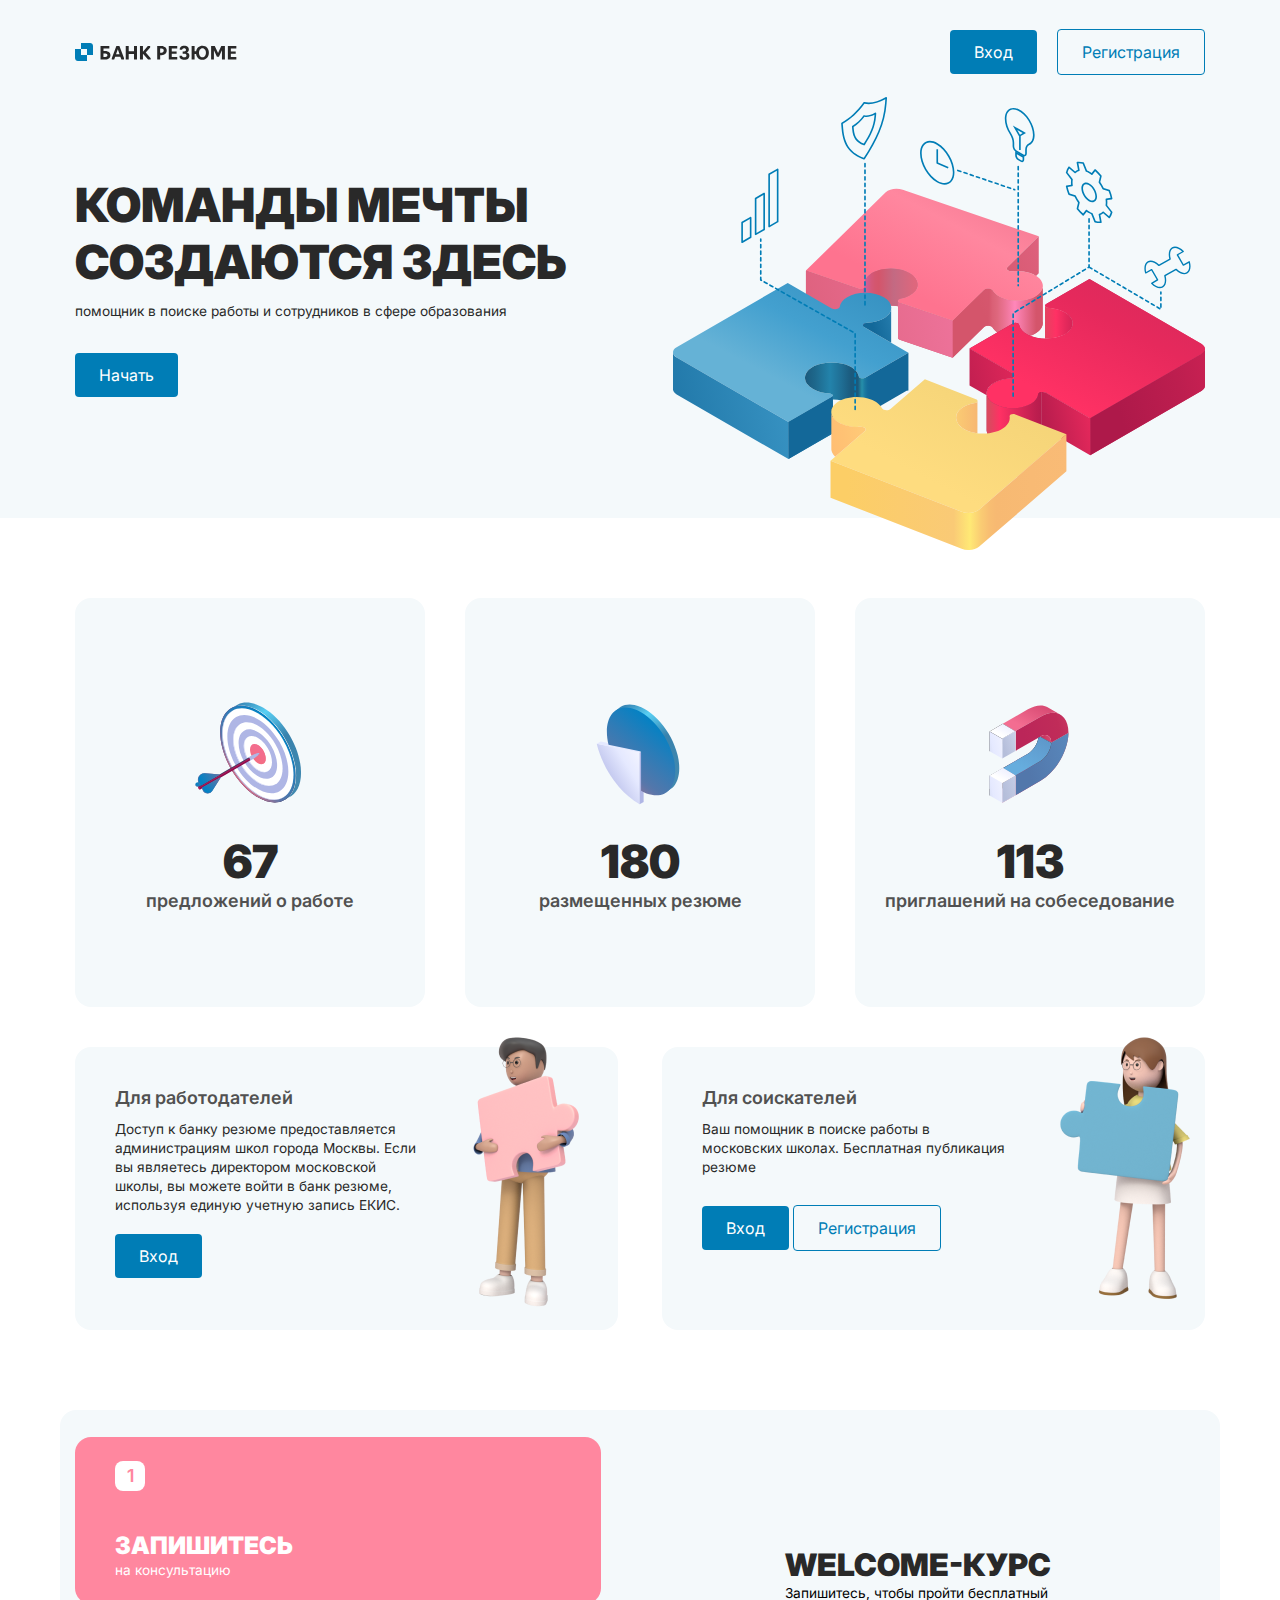
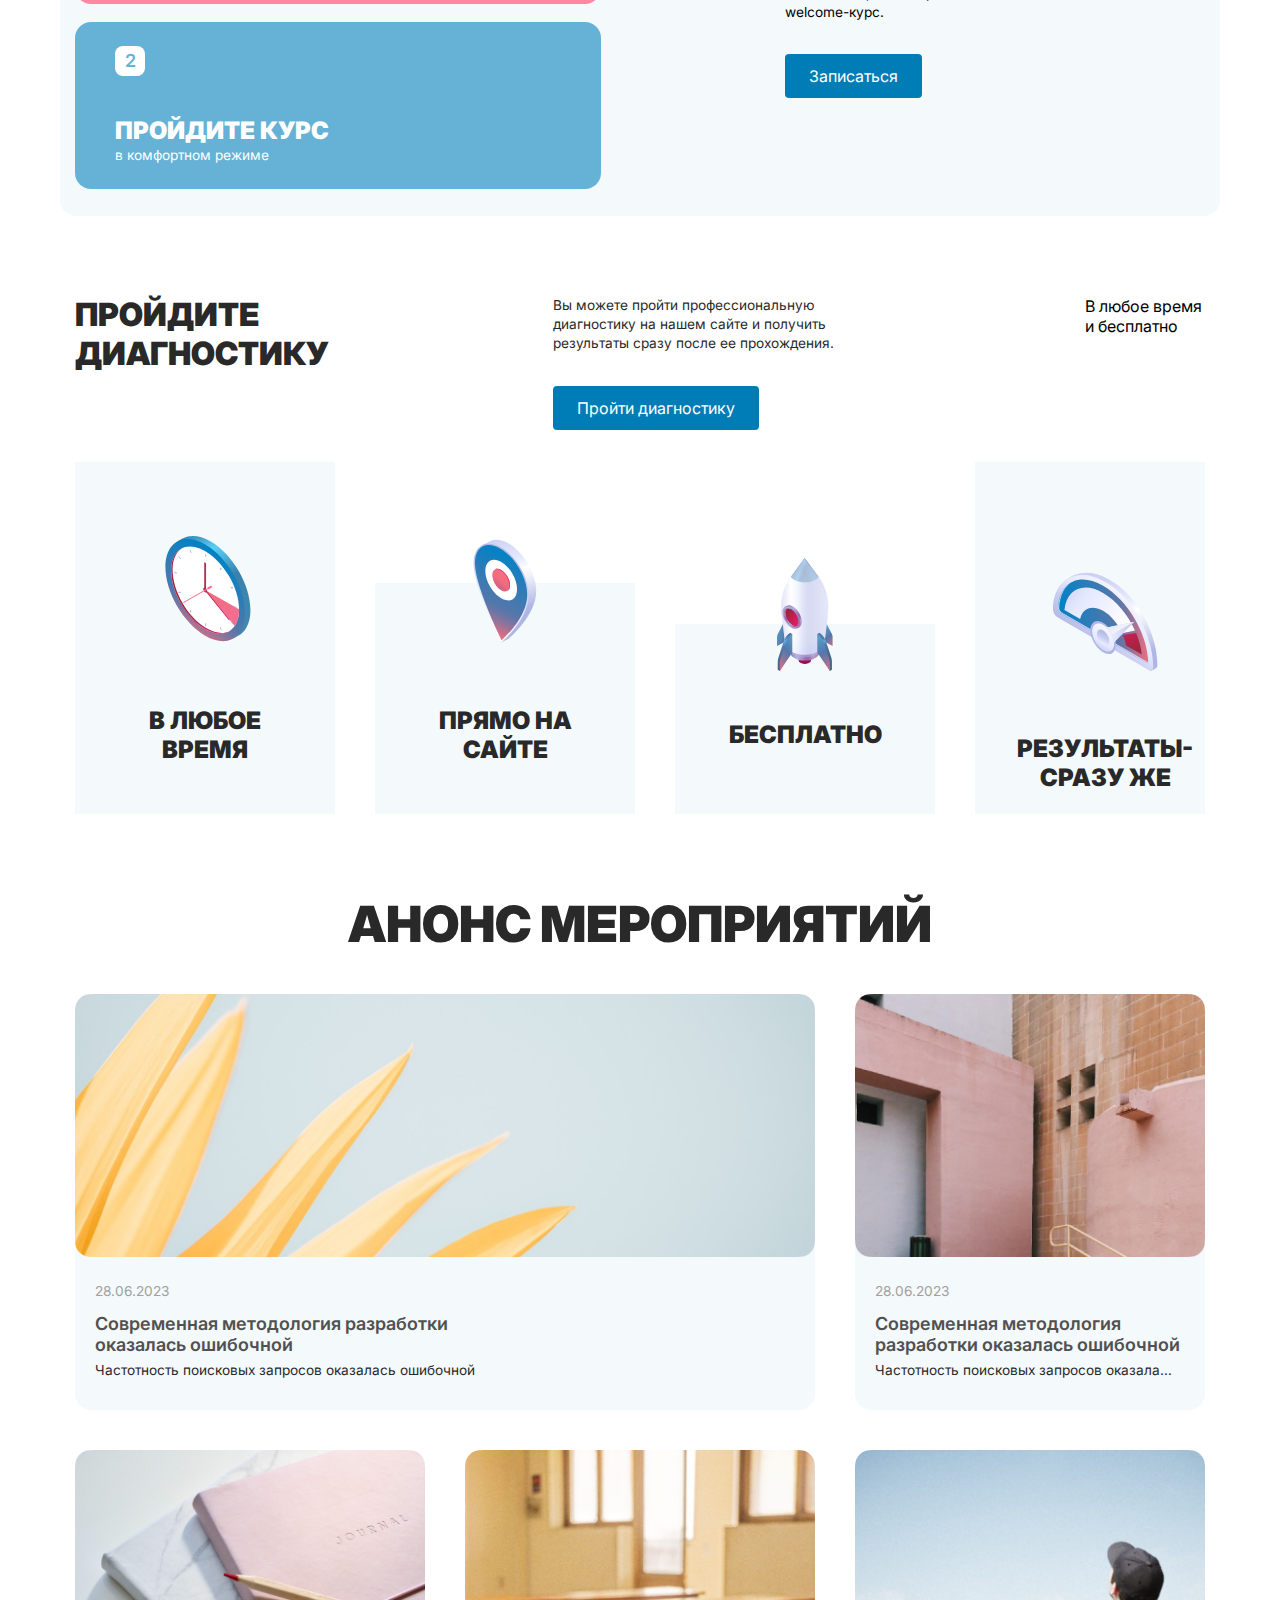
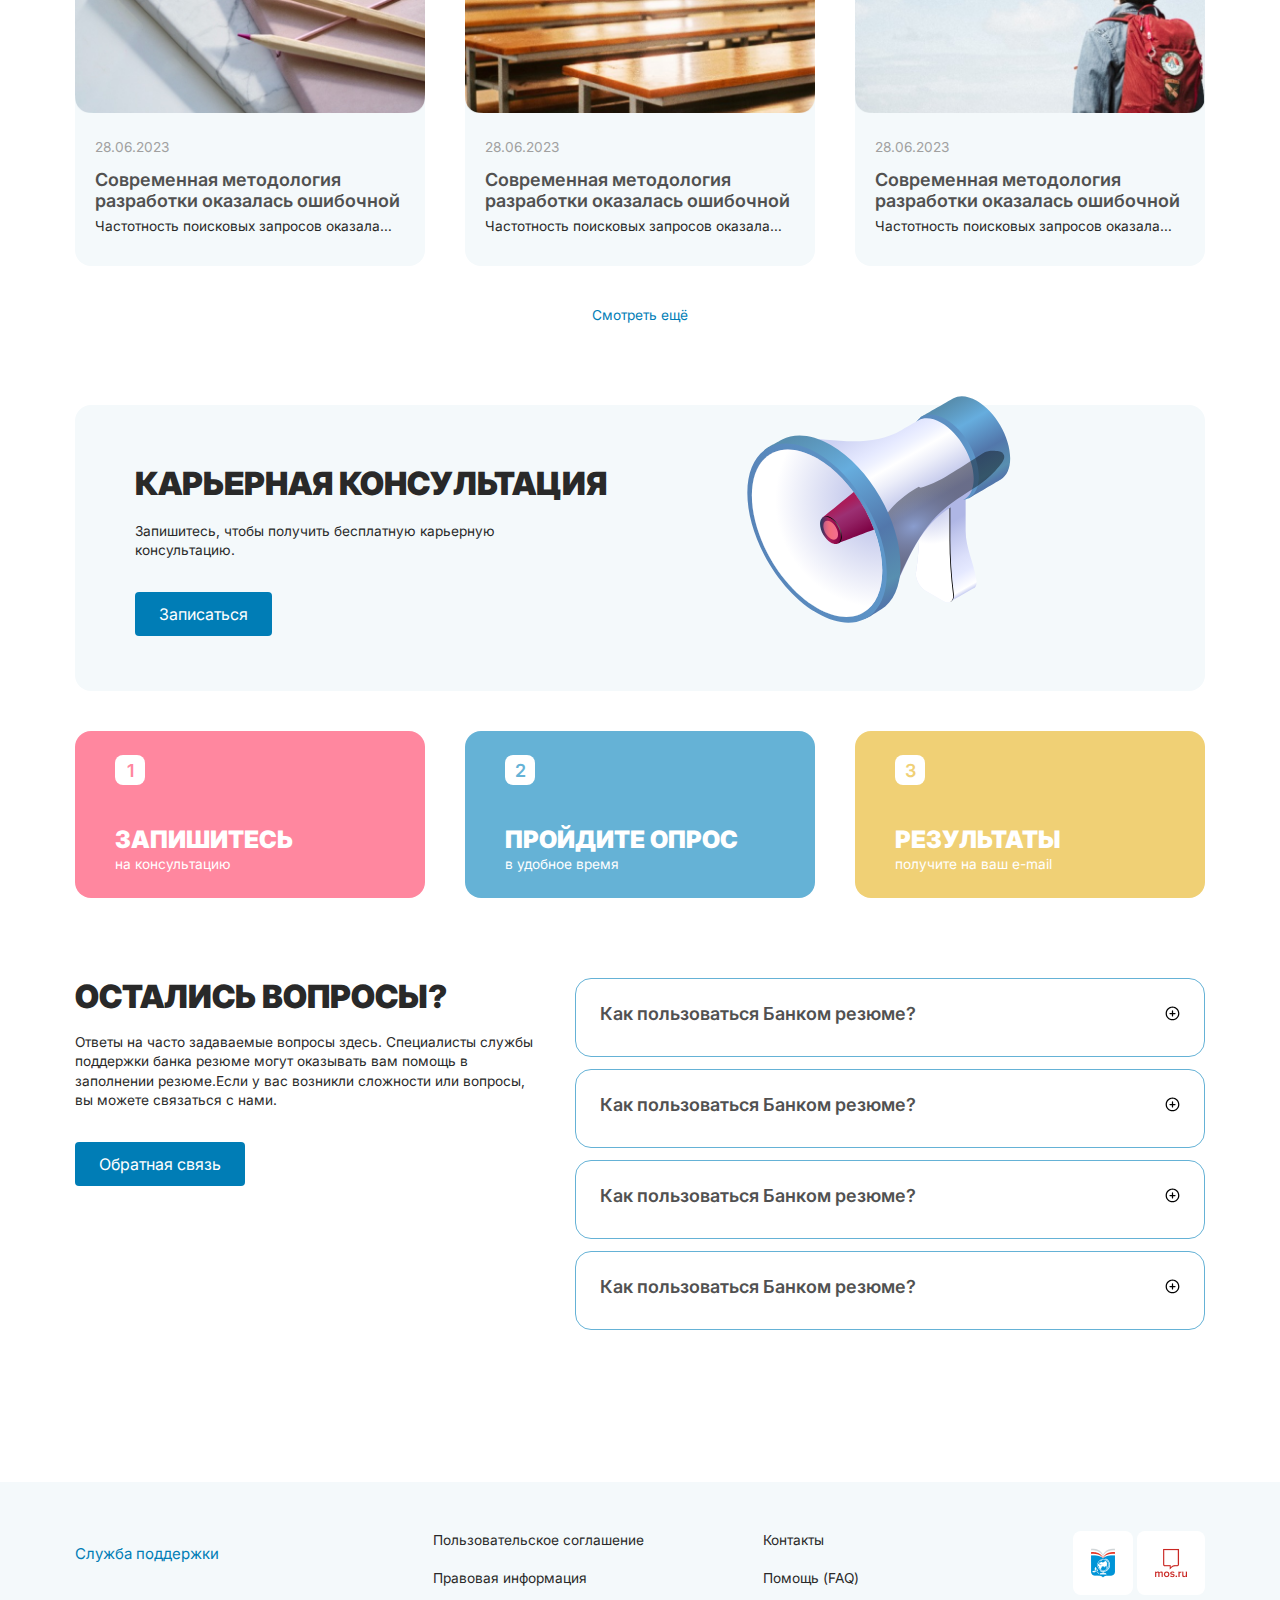
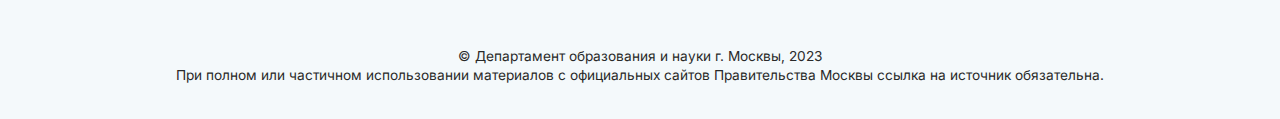
<file: index.html>
<!DOCTYPE html>
<html lang="en">
  <head>
    <meta charset="UTF-8" />
    <meta name="viewport" content="width=device-width, initial-scale=1.0" />
    <title>bank</title>
    <link rel="stylesheet" href="./styles/style.css" />
    <link rel="preconnect" href="https://fonts.googleapis.com" />
    <link rel="preconnect" href="https://fonts.gstatic.com" crossorigin />
    <link
      href="https://fonts.googleapis.com/css2?family=Inter:wght@300;400;500;800;900&display=swap"
      rel="stylesheet"
    />
  </head>
  <body>
    <header class="header">
      <div class="header__container">
        <div class="header__log">
          <div class="header__logo">
            <img src="./img/logo.svg" alt="" />
            <img src="./img/logo-text.svg" alt="" />
          </div>
          <div class="header__btns-item">
            <div class="header__desctop">
              <div class="header__btns">
                <button type="button" class="header__login button-blue">
                  Вход
                </button>
                <a href="./singup.html">
                  <button type="button" class="header__singup button-white">
                    Регистрация
                  </button>
                </a>
              </div>
            </div>

            <div class="click">
              <div class="header__mobile">
                <div class="header__mobile-btns">
                  <button type="button" class="header__login button-blue">
                    <a href="./login.html">Вход для соискателей</a>
                  </button>
                  <button type="button" class="header__login button-blue">
                    <a href="./login.html">Вход для директора</a>
                  </button>
                  <a href="./singup.html" class="header__singup">
                    <button type="button" class="header__singup button-white">
                      Регистрация
                    </button>
                  </a>
                </div>
                <div class="header__mobile-info">
                  <div class="header__list desc">
                    Пользовательское соглашение
                  </div>
                  <div class="header__list desc">Правовая информация</div>
                  <div class="header__list desc">Контакты</div>
                  <div class="header__list desc">Помощь (FAQ)</div>
                  <div class="header__list desc module2__blue">
                    Пользовательское соглашение
                  </div>
                </div>
              </div>
            </div>

            <div class="header__burger">
              <span class="header__burger-line"></span
              ><span class="header__burger-line"></span
              ><span class="header__burger-line"></span>
            </div>
          </div>
        </div>
        <div class="header__info">
          <div class="header__info-text">
            <h1 class="header__title title">команды мечты создаются здесь</h1>
            <p class="header__desc desc">
              помощник в поиске работы и сотрудников в сфере образования
            </p>
            <button type="button" class="button-blue header__start">
              Начать
            </button>
          </div>
          <div class="header__info-img">
            <img class="header__img" src="./img/main_illustr.svg" alt="" />
          </div>
        </div>
      </div>
    </header>

    <div data-visible="false" class="module">
      <div class="module__card">
        <div class="module__close">
          <svg
            xmlns="http://www.w3.org/2000/svg"
            width="18"
            height="18"
            viewBox="0 0 18 18"
            fill="none"
          >
            <path
              fill-rule="evenodd"
              clip-rule="evenodd"
              d="M14.0303 3.96967C14.3232 4.26256 14.3232 4.73744 14.0303 5.03033L5.03033 14.0303C4.73744 14.3232 4.26256 14.3232 3.96967 14.0303C3.67678 13.7374 3.67678 13.2626 3.96967 12.9697L12.9697 3.96967C13.2626 3.67678 13.7374 3.67678 14.0303 3.96967Z"
              fill="#515151"
            />
            <path
              fill-rule="evenodd"
              clip-rule="evenodd"
              d="M3.96967 3.96967C4.26256 3.67678 4.73744 3.67678 5.03033 3.96967L14.0303 12.9697C14.3232 13.2626 14.3232 13.7374 14.0303 14.0303C13.7374 14.3232 13.2626 14.3232 12.9697 14.0303L3.96967 5.03033C3.67678 4.73744 3.67678 4.26256 3.96967 3.96967Z"
              fill="#515151"
            />
          </svg>
        </div>
        <div class="module__info">
          <div class="module__for">
            <div class="module__text-cont">
              <input name="option" type="radio" id="for-rector" />
              <p class="module__desc for-r-text desc2">Вход для директора</p>
            </div>
            <div class="module__text-cont">
              <input name="option" type="radio" id="for-sois" />
              <p class="module__desc for-s-text desc2">Вход для соискателей</p>
            </div>
          </div>
          <div class="module__btns">
            <a href="./login.html">
              <button class="button-blue">Продолжить</button>
            </a>
            <button class="button-white">Отменить</button>
          </div>
        </div>
      </div>
    </div>

    <section class="cards">
      <div class="cards__container">
        <div class="cards__card">
          <img src="./img/icons.svg" alt="" />
          <h1 class="cards__title title">67</h1>
          <p class="cards__desc desc2">предложений о работе</p>
        </div>
        <div class="cards__card">
          <img src="./img/icons (1).svg" alt="" />
          <h1 class="cards__title title">180</h1>
          <p class="cards__desc desc2">размещенных резюме</p>
        </div>
        <div class="cards__card">
          <img src="./img/icons (2).svg" alt="" />
          <h1 class="cards__title title">113</h1>
          <p class="cards__desc desc2">приглашений на собеседование</p>
        </div>
      </div>
      <div class="singin">
        <div class="singin__container">
          <div class="singin__card">
            <div class="singin__text">
              <h3 class="singin__title desc2">Для работодателей</h3>
              <p class="singin__desc desc">
                Доступ к банку резюме предоставляется администрациям школ города
                Москвы. Если вы являетесь директором московской школы, вы можете
                войти в банк резюме, используя единую учетную запись ЕКИС.
              </p>
              <button class="singin__sing button-blue">Вход</button>
            </div>
            <img src="./img/people.png" alt="" />
          </div>
          <div class="singin__card">
            <div class="singin__text">
              <h3 class="singin__title desc2">Для соискателей</h3>
              <p class="singin__desc desc">
                Ваш помощник в поиске работы в московских школах. Бесплатная
                публикация резюме
              </p>
              <button class="singin__sing button-blue">Вход</button>

              <button class="singin__login button-white">Регистрация</button>
            </div>
            <img src="./img/people (1).png" alt="" />
          </div>
        </div>
      </div>
    </section>

    <section class="welcome">
      <div class="welcome__container">
        <div class="welcome__mobile">
          <h1 class="welcome__info__title title">welcome-курс</h1>
          <p class="welcome__info__desc desc">
            Запишитесь, чтобы пройти бесплатный welcome-курс.
          </p>
        </div>
        <div class="welcome__cards">
          <div class="welcome__card welcome__card-1">
            <p class="welcome__num">1</p>
            <div class="welcome__text">
              <h1 class="welcome__title">Запишитесь</h1>
              <p class="welcome__desc desc">на консультацию</p>
            </div>
          </div>
          <div class="welcome__card welcome__card-2">
            <p class="welcome__num">2</p>
            <div class="welcome__text">
              <h1 class="welcome__title">Пройдите курс</h1>
              <p class="welcome__desc desc">в комфортном режиме</p>
            </div>
          </div>
        </div>
        <div class="welcome__info">
          <div class="welcome__desctop">
            <h1 class="welcome__info__title title">welcome-курс</h1>
            <p class="welcome__info__desc desc">
              Запишитесь, чтобы пройти бесплатный welcome-курс.
            </p>
          </div>
          <button class="welcome__info__btn button-blue">Записаться</button>
        </div>
      </div>
    </section>

    <section class="diagnostic">
      <div class="diagnostic__container">
        <div class="diagnostic__head">
          <h1 class="diagnostic__title title">пройдите диагностику</h1>
          <div class="diagnostic__info">
            <div class="diagnostic__desc desc">
              Вы можете пройти профессиональную диагностику на нашем сайте и
              получить результаты сразу после ее прохождения.
            </div>
            <div>
              <button class="diagnostic__btn button-blue">
                Пройти диагностику
              </button>
            </div>
          </div>
          <div class="diagnostic__time">В любое время и бесплатно</div>
        </div>
        <div class="diagnostic__content">
          <div class="diagnostic__card diagnostic__card-1">
            <img src="./img/time.svg" alt="" />
            <h3 class="diagnostic__card-title title">В любое время</h3>
          </div>
          <div class="diagnostic__card diagnostic__card-2">
            <img src="./img/map.svg" alt="" />
            <h3 class="diagnostic__card-title title">прямо на сайте</h3>
          </div>
          <div class="diagnostic__card diagnostic__card-3">
            <img src="./img/rocket.svg" alt="" />
            <h3 class="diagnostic__card-title title">бесплатно</h3>
          </div>
          <div class="diagnostic__card diagnostic__card-4">
            <img src="./img/rez.svg" alt="" />
            <h3 class="diagnostic__card-title title">результаты- сразу же</h3>
          </div>
        </div>
        <div class="diagnostic__mobile">
          <button class="diagnostic__mobile-b button-blue">
            Пройти диагностику
          </button>
        </div>
      </div>
    </section>

    <section class="anons">
      <div class="anons__container">
        <div class="anons__title title">анонс мероприятий</div>
        <div class="anons__cards-1">
          <div class="anons__card anons__card-1">
            <img src="./img/card_1.png" alt="" />
            <p class="anons__data desc">28.06.2023</p>
            <h5 class="anons__title-card-1 desc2">
              Современная методология разработки оказалась ошибочной
            </h5>
            <p class="anons__desc-1 desc">
              Частотность поисковых запросов оказалась ошибочной
            </p>
          </div>
          <div class="anons__card anons__card-2">
            <img src="./img/card_2.png" alt="" />
            <p class="anons__data desc">28.06.2023</p>
            <h5 class="anons__title-card desc2">
              Современная методология разработки оказалась ошибочной
            </h5>
            <p class="anons__desc desc">
              Частотность поисковых запросов оказалась ошибочной
            </p>
          </div>
        </div>
        <div class="anons__cards-2">
          <div class="anons__card anons__card-3">
            <img src="./img/card_3.png" alt="" />
            <p class="anons__data desc">28.06.2023</p>
            <h5 class="anons__title-card desc2">
              Современная методология разработки оказалась ошибочной
            </h5>
            <p class="anons__desc desc">
              Частотность поисковых запросов оказалась ошибочной
            </p>
          </div>
          <div class="anons__card anons__card-4">
            <img src="./img/card_4.png" alt="" />
            <p class="anons__data desc">28.06.2023</p>
            <h5 class="anons__title-card desc2">
              Современная методология разработки оказалась ошибочной
            </h5>
            <p class="anons__desc desc">
              Частотность поисковых запросов оказалась ошибочной
            </p>
          </div>
          <div class="anons__card anons__card-5">
            <img src="./img/card_5.png" alt="" />
            <p class="anons__data desc">28.06.2023</p>
            <h5 class="anons__title-card desc2">
              Современная методология разработки оказалась ошибочной
            </h5>
            <p class="anons__desc desc">
              Частотность поисковых запросов оказалась ошибочной
            </p>
          </div>
        </div>
        <div class="anons__contentmore">
          <div class="anons__cards-2">
            <div class="anons__card anons__card-3">
              <img src="./img/card_5.png" alt="" />
              <p class="anons__data desc">28.06.2023</p>
              <h5 class="anons__title-card desc2">
                Современная методология разработки оказалась ошибочной
              </h5>
              <p class="anons__desc desc">
                Частотность поисковых запросов оказалась ошибочной
              </p>
            </div>
            <div class="anons__card anons__card-4">
              <img src="./img/card_2.png" alt="" />
              <p class="anons__data desc">28.06.2023</p>
              <h5 class="anons__title-card desc2">
                Современная методология разработки оказалась ошибочной
              </h5>
              <p class="anons__desc desc">
                Частотность поисковых запросов оказалась ошибочной
              </p>
            </div>
            <div class="anons__card anons__card-5">
              <img src="./img/card_3.png" alt="" />
              <p class="anons__data desc">28.06.2023</p>
              <h5 class="anons__title-card desc2">
                Современная методология разработки оказалась ошибочной
              </h5>
              <p class="anons__desc desc">
                Частотность поисковых запросов оказалась ошибочной
              </p>
            </div>
          </div>
        </div>
        <div class="anons__showmore">
          <p class="desc anons__show-button">Смотреть ещё</p>
        </div>
      </div>
    </section>

    <section class="connection">
      <div class="connection__container">
        <div class="connection__consultation">
          <div class="connection__block">
            <h1 class="connection__title title">карьерная консультация</h1>
            <p class="connection__desc desc">
              Запишитесь, чтобы получить бесплатную карьерную консультацию.
            </p>
            <button class="connection__button button-blue">Записаться</button>
          </div>
          <img src="./img/consultation.svg" alt="" />
        </div>
        <div class="connection__cards">
          <div class="connection__card welcome__card welcome__card-4">
            <p class="welcome__num">1</p>
            <div class="welcome__text">
              <h1 class="welcome__title">Запишитесь</h1>
              <p class="welcome__desc desc">на консультацию</p>
            </div>
          </div>
          <div class="connection__card welcome__card welcome__card-2">
            <p class="welcome__num">2</p>
            <div class="welcome__text">
              <h1 class="welcome__title">пройдите опрос</h1>
              <p class="welcome__desc desc">в удобное время</p>
            </div>
          </div>
          <div class="connection__card welcome__card welcome__card-3">
            <p class="welcome__num">3</p>
            <div class="welcome__text">
              <h1 class="welcome__title">результаты</h1>
              <p class="welcome__desc desc">получите на ваш e-mail</p>
            </div>
          </div>
        </div>
      </div>
    </section>

    <section class="questions">
      <div class="questions__container">
        <div class="questions__question">
          <h1 class="questions__question-title title">Остались вопросы?</h1>
          <div class="questions__desctop">
            <p class="questions__question-desc desc">
              Ответы на часто задаваемые вопросы здесь. Специалисты службы
              поддержки банка резюме могут оказывать вам помощь в заполнении
              резюме.Если у вас возникли сложности или вопросы, вы можете
              связаться с нами.
            </p>
            <button class="questions__button-q button-blue">
              Обратная связь
            </button>
          </div>
        </div>
        <div class="questions__answers">
          <div class="questions__answer">
            <div class="questions__answer-show">
              <p class="questions__answer-text desc2">
                Как пользоваться Банком резюме?
              </p>
              <img
                class="questions__show-btn"
                src="./img/plus-circle.svg"
                alt=""
                data-visible="false"
              />
            </div>
            <div class="questions__hide">
              Ответы на часто задаваемые вопросы здесь. Специалисты службы
              поддержки банка резюме могут оказывать вам помощь в заполнении
              резюме. Если у вас возникли сложности или вопросы, вы можете
              связаться с нами.
            </div>
          </div>
          <div class="questions__answer">
            <div class="questions__answer-show">
              <p class="questions__answer-text desc2">
                Как пользоваться Банком резюме?
              </p>
              <img
                class="questions__show-btn"
                src="./img/plus-circle.svg"
                alt=""
                data-visible="false"
              />
            </div>
            <div class="questions__hide">
              Ответы на часто задаваемые вопросы здесь. Специалисты службы
              поддержки банка резюме могут оказывать вам помощь в заполнении
              резюме. Если у вас возникли сложности или вопросы, вы можете
              связаться с нами.
            </div>
          </div>
          <div class="questions__answer">
            <div class="questions__answer-show">
              <p class="questions__answer-text desc2">
                Как пользоваться Банком резюме?
              </p>
              <img
                class="questions__show-btn"
                src="./img/plus-circle.svg"
                alt=""
                data-visible="false"
              />
            </div>
            <div class="questions__hide">
              Ответы на часто задаваемые вопросы здесь. Специалисты службы
              поддержки банка резюме могут оказывать вам помощь в заполнении
              резюме. Если у вас возникли сложности или вопросы, вы можете
              связаться с нами.
            </div>
          </div>
          <div class="questions__answer">
            <div class="questions__answer-show">
              <p class="questions__answer-text desc2">
                Как пользоваться Банком резюме?
              </p>
              <img
                class="questions__show-btn"
                src="./img/plus-circle.svg"
                alt=""
                data-visible="false"
              />
            </div>
            <div class="questions__hide">
              Ответы на часто задаваемые вопросы здесь. Специалисты службы
              поддержки банка резюме могут оказывать вам помощь в заполнении
              резюме. Если у вас возникли сложности или вопросы, вы можете
              связаться с нами.
            </div>
          </div>
        </div>
        <div class="questions__mobile">
          <button class="questions__button-q module2__btn button-blue">
            Обратная связь
          </button>
        </div>
      </div>
    </section>

    <div class="module2" data-visible="false">
      <div class="module2__card">
        <div class="module2__close">
          <svg
            xmlns="http://www.w3.org/2000/svg"
            width="18"
            height="18"
            viewBox="0 0 18 18"
            fill="none"
          >
            <path
              fill-rule="evenodd"
              clip-rule="evenodd"
              d="M14.0303 3.96967C14.3232 4.26256 14.3232 4.73744 14.0303 5.03033L5.03033 14.0303C4.73744 14.3232 4.26256 14.3232 3.96967 14.0303C3.67678 13.7374 3.67678 13.2626 3.96967 12.9697L12.9697 3.96967C13.2626 3.67678 13.7374 3.67678 14.0303 3.96967Z"
              fill="#515151"
            />
            <path
              fill-rule="evenodd"
              clip-rule="evenodd"
              d="M3.96967 3.96967C4.26256 3.67678 4.73744 3.67678 5.03033 3.96967L14.0303 12.9697C14.3232 13.2626 14.3232 13.7374 14.0303 14.0303C13.7374 14.3232 13.2626 14.3232 12.9697 14.0303L3.96967 5.03033C3.67678 4.73744 3.67678 4.26256 3.96967 3.96967Z"
              fill="#515151"
            />
          </svg>
        </div>
        <div>
          <h2 class="module2__title title">Служба поддержки</h2>
          <p class="module2__desc desc">Опишите вашу проблему.</p>
        </div>
        <div class="module2__inputs">
          <div>
            <p class="module2__info desc">Имя</p>
            <input class="module2__input" type="text" placeholder="Имя" />
          </div>
          <div>
            <p class="module2__info desc">Фамилия</p>
            <input class="module2__input" type="text" placeholder="Фамилия" />
          </div>
          <div>
            <p class="module2__info desc">Ваша проблема</p>
            <textarea placeholder="Ваша проблема"></textarea>
          </div>
          <div class="module2__check">
            <input type="checkbox" />
            <p class="module2__checkbox">
              Согласен на
              <span class="module2__blue"> обработку персональных данных </span>
            </p>
          </div>
        </div>
        <div class="module2__captcha">
          <p class="module2__text-c">Подтвердите, что вы не робот</p>
        </div>
        <div>
          <button class="button-blue module2__button">Отправить</button>
        </div>
      </div>
    </div>

    <footer class="footer">
      <div class="footer__container">
        <div class="footer__info">
          <div class="footer__btn">
            Служба поддержки
            <div class="footer__logos footer__mobile">
              <img src="./img/logo-footer_1.png" alt="" />
              <img src="./img/logo-footer_2.png" alt="" />
            </div>
          </div>
          <div class="footer__text">
            <div>
              <p class="footer__p desc">Пользовательское соглашение</p>
              <p class="footer__p desc">Правовая информация</p>
            </div>
            <div>
              <p class="footer__p desc">Контакты</p>
              <p class="footer__p desc">Помощь (FAQ)</p>
            </div>
          </div>
          <div class="footer__logos footer__desctop">
            <img src="./img/logo-footer_1.png" alt="" />
            <img src="./img/logo-footer_2.png" alt="" />
          </div>
        </div>
        <div class="footer__copy">
          <p class="desc">© Департамент образования и науки г. Москвы, 2023</p>
          <p class="desc">
            При полном или частичном использовании материалов с официальных
            сайтов Правительства Москвы ссылка на источник обязательна.
          </p>
        </div>
      </div>
    </footer>

    <script async src="./script/script.js"></script>
  </body>
</html>
</file>
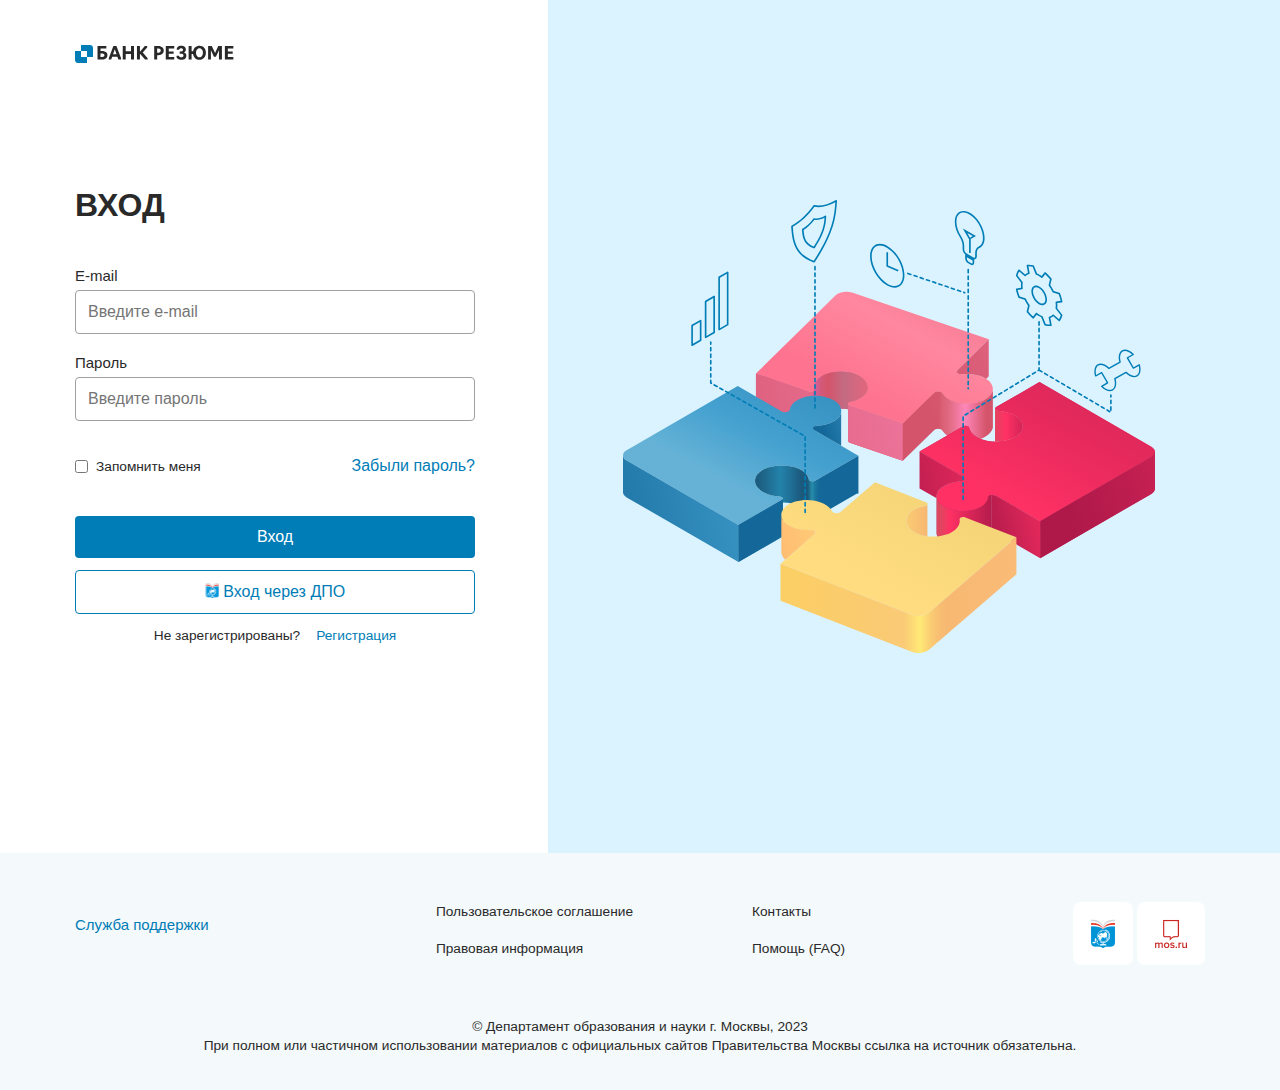
<file: login.html>
<!DOCTYPE html>
<html lang="en">
  <head>
    <meta charset="UTF-8" />
    <meta name="viewport" content="width=device-width, initial-scale=1.0" />
    <title>bank/login</title>
    <link rel="stylesheet" href="./styles/login.css" />
  </head>
  <body>
    <header class="header">
      <div class="header__container">
        <div class="header__info">
          <div class="header__logo">
            <a href="./index.html">
              <img src="./img/logo.svg" alt="" />
              <img src="./img/logo-text.svg" alt="" />
            </a>
          </div>

          <div class="header__login">
            <div class="header__title title">Вход</div>
            <form action="">
              <div class="header__cont">
                <p class="header__desc desc">E-mail</p>
                <input
                  class="header__input email"
                  type="text"
                  placeholder="Введите e-mail"
                />
              </div>
              <div class="header__cont">
                <p class="header__desc desc">Пароль</p>
                <input
                  class="header__input password"
                  type="password"
                  placeholder="Введите пароль"
                />
              </div>
              <h1 class="header__error error"></h1>
              <div class="header__check">
                <div class="header__cont-for-checkbox">
                  <input type="checkbox" />
                  <p class="header__checkbox desc">Запомнить меня</p>
                </div>
                <a href="./restore.html" class="header__blue">Забыли пароль?</a>
              </div>
            </form>
            <div class="header__btns">
              <button class="header__btn button-next button-blue login">
                Вход
              </button>
              <button class="header__btn button-white">
                <img src="./img/logo-sm 1.svg" alt="" /> Вход через ДПО
              </button>
              <div class="header__endtext">
                <p class="desc">Не зарегистрированы?</p>
                <a href="./singup.html" class="header__blue desc"
                  >Регистрация</a
                >
              </div>
            </div>
          </div>
        </div>
        <div class="header__img">
          <img src="./img/main_illustr.svg" alt="" />
          <div class="header__bgc"></div>
        </div>
      </div>
    </header>

    <footer class="footer">
      <div class="footer__container">
        <div class="footer__info">
          <div class="footer__btn">
            Служба поддержки
            <div class="footer__logos footer__mobile">
              <img src="./img/logo-footer_1.png" alt="" />
              <img src="./img/logo-footer_2.png" alt="" />
            </div>
          </div>
          <div class="footer__text">
            <div>
              <p class="footer__p desc">Пользовательское соглашение</p>
              <p class="footer__p desc">Правовая информация</p>
            </div>
            <div>
              <p class="footer__p desc">Контакты</p>
              <p class="footer__p desc">Помощь (FAQ)</p>
            </div>
          </div>
          <div class="footer__logos footer__desctop">
            <img src="./img/logo-footer_1.png" alt="" />
            <img src="./img/logo-footer_2.png" alt="" />
          </div>
        </div>
        <div class="footer__copy">
          <p class="desc">© Департамент образования и науки г. Москвы, 2023</p>
          <p class="desc">
            При полном или частичном использовании материалов с официальных
            сайтов Правительства Москвы ссылка на источник обязательна.
          </p>
        </div>
      </div>
    </footer>

    <script async src="./script/login.js"></script>
  </body>
</html>
</file>
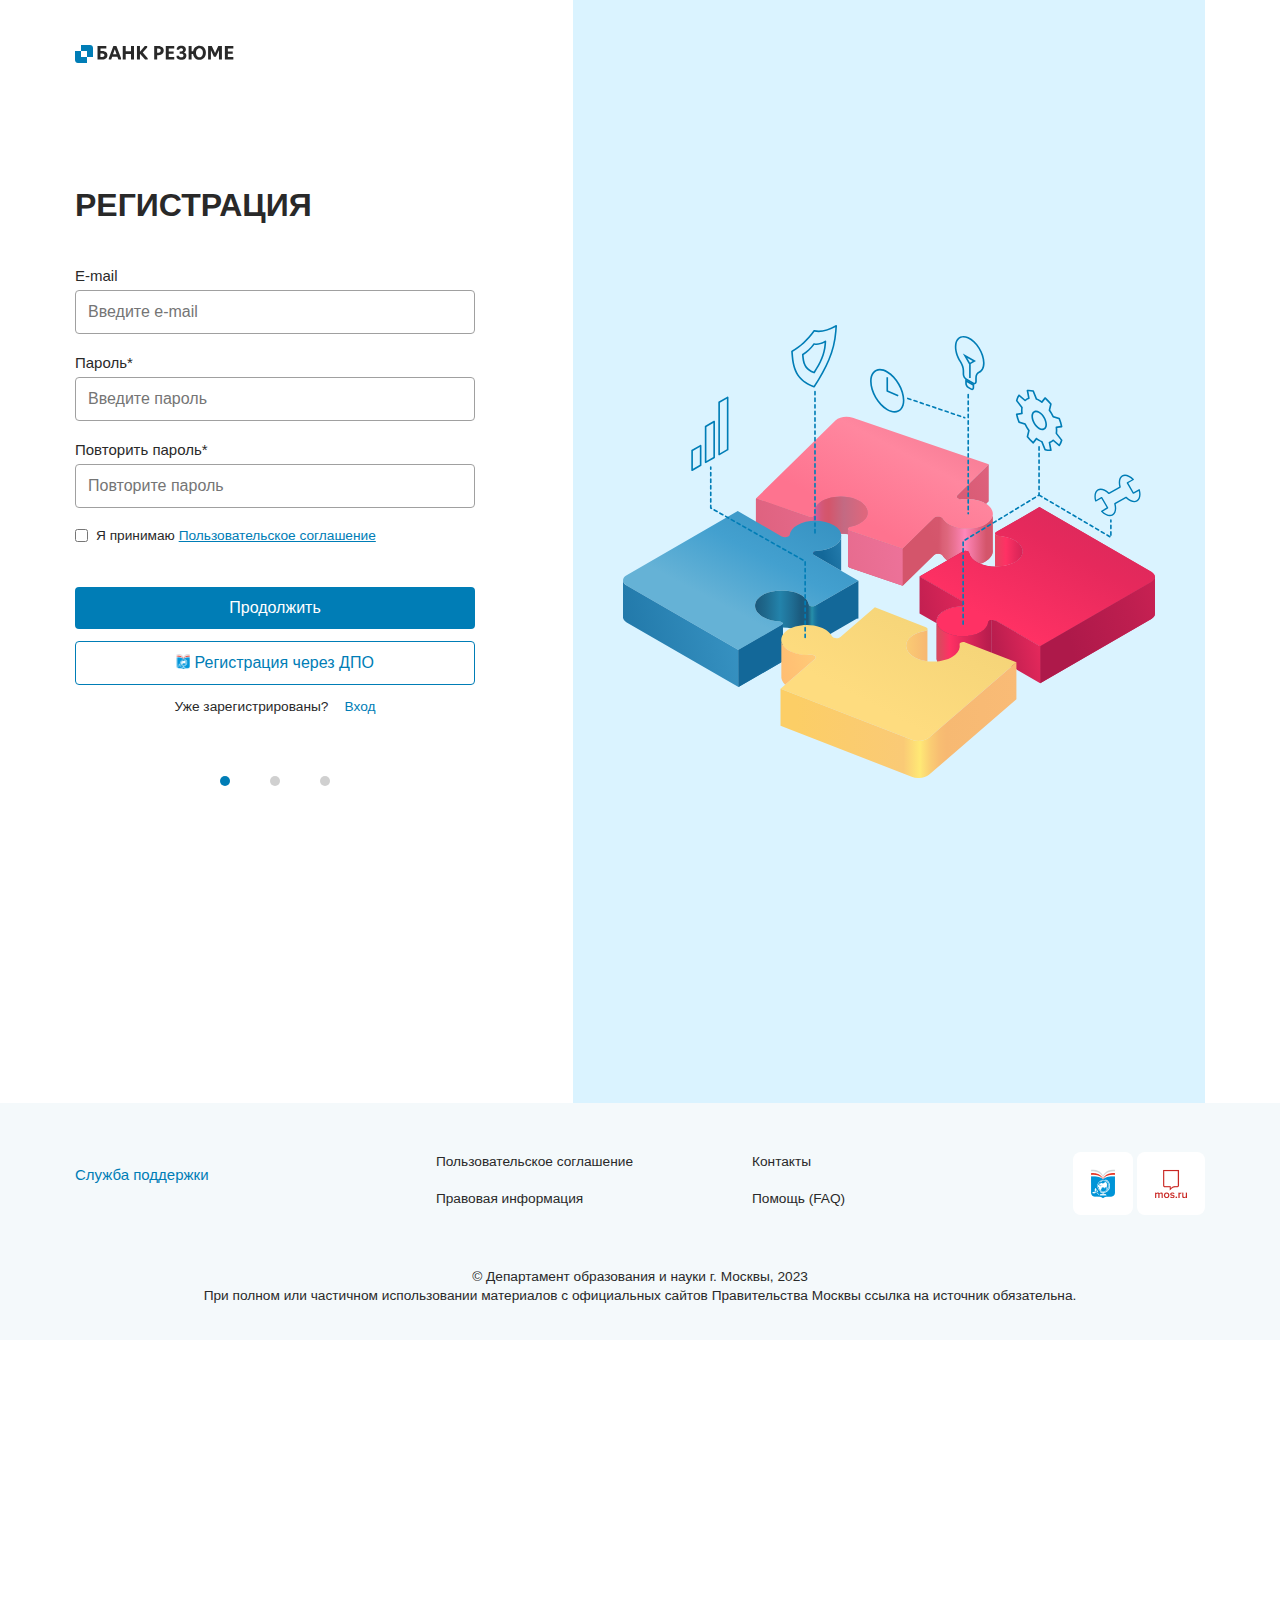
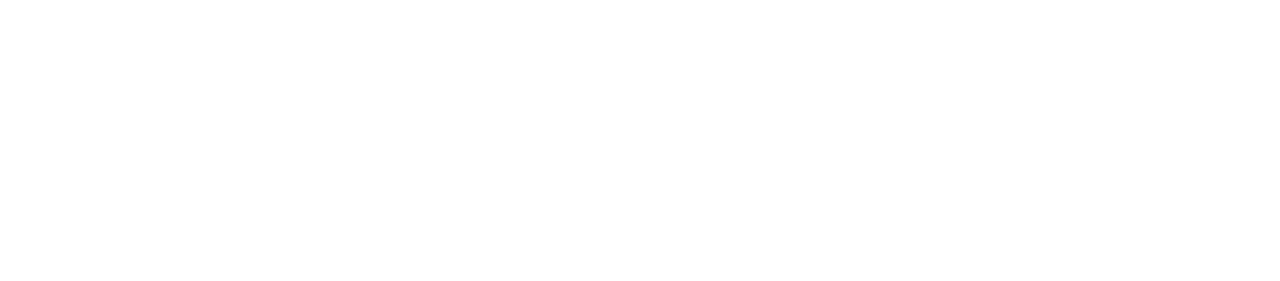
<file: singup.html>
<!DOCTYPE html>
<html lang="en">
  <head>
    <meta charset="UTF-8" />
    <meta name="viewport" content="width=device-width, initial-scale=1.0" />
    <title>bank/singup</title>
    <link rel="stylesheet" href="./styles/singup.css" />
  </head>
  <body>
    <header class="header">
      <div class="header__container">
        <div class="header__info">
          <div class="header__logo">
            <a href="./index.html">
              <img src="./img/logo.svg" alt="" />
              <img src="./img/logo-text.svg" alt="" />
            </a>
          </div>

          <div class="header__page1">
            <div class="header__title title">регистрация</div>
            <form action="">
              <div class="header__cont">
                <p class="header__desc desc">E-mail</p>
                <input
                  class="header__input email"
                  type="text"
                  placeholder="Введите e-mail"
                />
              </div>
              <div class="header__cont">
                <p class="header__desc desc">Пароль*</p>
                <input
                  class="header__input password"
                  type="password"
                  placeholder="Введите пароль"
                />
              </div>
              <div class="header__cont">
                <p class="header__desc desc">Повторить пароль*</p>
                <input
                  class="header__input password"
                  type="password"
                  placeholder="Повторите пароль"
                />
              </div>
              <div class="header__check">
                <input type="checkbox" />
                <p class="header__checkbox desc">
                  Я принимаю
                  <a href="#" class="header__blue">
                    Пользовательское соглашение
                  </a>
                </p>
              </div>
            </form>
            <div class="header__btns">
              <button class="header__btn button-next button-blue">
                Продолжить
              </button>
              <button class="header__btn button-white">
                <img src="./img/logo-sm 1.svg" alt="" /> Регистрация через ДПО
              </button>
              <div class="header__endtext">
                <p class="desc">Уже зарегистрированы?</p>
                <a href="./login.html" class="header__blue desc">Вход</a>
              </div>
            </div>
            <div class="header__points">
              <span class="header__circle active"></span>
              <span class="header__circle"></span>
              <span class="header__circle"></span>
            </div>
          </div>
          <div class="header__page2">
            <div class="header__title title">регистрация</div>
            <form action="">
              <div class="header__cont">
                <p class="header__desc desc">Фамилия*</p>
                <input
                  class="header__input lastname"
                  type="text"
                  placeholder="Фамилия"
                />
              </div>
              <div class="header__cont">
                <p class="header__desc desc">Имя*</p>
                <input class="header__input name" type="text" placeholder="Имя" />
              </div>

              <div class="header__cont">
                <p class="header__desc desc surname">Отчество*</p>
                <input
                  class="header__input"
                  type="text"
                  placeholder="Отчество"
                />
              </div>
              <div class="header__cont">
                <p class="header__desc desc">Возраст*</p>
                <input
                  class="header__input age"
                  type="text"
                  placeholder="Возраст"
                />
              </div>
              <div class="header__cont">
                <p class="header__desc desc">Телефон*</p>
                <input
                  class="header__input phone"
                  type="text"
                  placeholder="Телефон"
                />
              </div>
              <div class="header__check">
                <input type="checkbox" />
                <p class="header__checkbox desc">
                  Я принимаю
                  <a href="#" class="header__blue">
                    Пользовательское соглашение
                  </a>
                </p>
              </div>
            </form>
            <div class="header__btns">
              <button class="header__btn button-next button-blue">
                Продолжить
              </button>
              <button class="header__btn button-prev button-white">
                Назад
              </button>
            </div>
            <div class="header__points">
              <span class="header__circle"></span>
              <span class="header__circle active"></span>
              <span class="header__circle"></span>
            </div>
          </div>
          <div class="header__page3">
            <div class="header__title title">регистрация</div>
            <div class="block">
              <p class="header__desc desc">Пол</p>
              <div class="dropdown">
                <div class="dropdown__value">
                  <p class="dropdown__answer">Пол</p>
                  <img
                    class="dropdown__img"
                    src="./img/chevron-down.svg"
                    alt=""
                  />
                </div>
                <div class="dropdown__items">
                  <div class="dropdown__item">Мужской</div>
                  <div class="dropdown__item">Женский</div>
                  <div class="dropdown__item">Не указано</div>
                </div>
              </div>
            </div>

            <div class="block">
              <p class="header__desc desc">Семейное положение</p>
              <div class="dropdown">
                <div class="dropdown__value">
                  <p class="dropdown__answer">Семейное положение</p>
                  <img
                    class="dropdown__img"
                    src="./img/chevron-down.svg"
                    alt=""
                  />
                </div>
                <div class="dropdown__items">
                  <div class="dropdown__item">Холост/Незамужем</div>
                  <div class="dropdown__item">Женат/Замужем</div>
                  <div class="dropdown__item">Другое</div>
                  <div class="dropdown__item">Не указано</div>
                </div>
              </div>
            </div>

            <div class="block">
              <p class="header__desc desc">Готовность к переезду</p>
              <div class="dropdown">
                <div class="dropdown__value">
                  <p class="dropdown__answer">Готовность к переезду</p>
                  <img
                    class="dropdown__img"
                    src="./img/chevron-down.svg"
                    alt=""
                  />
                </div>
                <div class="dropdown__items">
                  <div class="dropdown__item">Готов</div>
                  <div class="dropdown__item">Не готов</div>
                  <div class="dropdown__item">Не указано</div>
                </div>
              </div>
            </div>

            <div class="block">
              <p class="header__desc desc">Место проживания</p>
              <div class="dropdown">
                <div class="dropdown__value">
                  <p class="dropdown__answer">Место проживания</p>
                  <img
                    class="dropdown__img"
                    src="./img/chevron-down.svg"
                    alt=""
                  />
                </div>
                <div class="dropdown__items">
                  <div class="dropdown__item">Город</div>
                  <div class="dropdown__item">Деревня</div>
                  <div class="dropdown__item">Подвал</div>
                  <div class="dropdown__item">Не указано</div>
                </div>
              </div>
            </div>

            <div class="header__cont">
              <p class="header__desc desc">СНИЛС</p>
              <input class="header__input" type="text" placeholder="СНИЛС" />
            </div>

            <div class="header__cont">
              <p class="header__desc desc">Фото профиля</p>
              <input
                class="header__input"
                type="file"
                placeholder="Фото профиля"
              />
            </div>
            <div class="header__btns">
              <button class="header__btn button-next button-blue">
                Зарегистрироваться
              </button>
              <button class="header__btn button-prev button-white">
                Назад
              </button>
            </div>

            <div class="header__points">
              <span class="header__circle"></span>
              <span class="header__circle"></span>
              <span class="header__circle active"></span>
            </div>
          </div>
          <div class="header__page4">
            <div class="header__title title">поздравляем!</div>
            <p class="header__desc desc">
              Вы успешно прошли регистрацию. Войдите в Личный кабинет.
            </p>
            <div class="header__btns">
              <button class="header__btn button-next button-blue">Вход</button>
              <a href="./index.html">
                <button class="header__btn button-prev button-white">
                  На главную
                </button>
              </a>
            </div>
          </div>
        </div>
        <div class="header__img">
          <img src="./img/main_illustr.svg" alt="" />
          <div class="header__bgc"></div>
        </div>
      </div>
    </header>

    <footer class="footer">
      <div class="footer__container">
        <div class="footer__info">
          <div class="footer__btn">
            Служба поддержки
            <div class="footer__logos footer__mobile">
              <img src="./img/logo-footer_1.png" alt="" />
              <img src="./img/logo-footer_2.png" alt="" />
            </div>
          </div>
          <div class="footer__text">
            <div>
              <p class="footer__p desc">Пользовательское соглашение</p>
              <p class="footer__p desc">Правовая информация</p>
            </div>
            <div>
              <p class="footer__p desc">Контакты</p>
              <p class="footer__p desc">Помощь (FAQ)</p>
            </div>
          </div>
          <div class="footer__logos footer__desctop">
            <img src="./img/logo-footer_1.png" alt="" />
            <img src="./img/logo-footer_2.png" alt="" />
          </div>
        </div>
        <div class="footer__copy">
          <p class="desc">© Департамент образования и науки г. Москвы, 2023</p>
          <p class="desc">
            При полном или частичном использовании материалов с официальных
            сайтов Правительства Москвы ссылка на источник обязательна.
          </p>
        </div>
      </div>
    </footer>

    <script async src="./script/singup.js"></script>
  </body>
</html>
</file>
<file: styles/style.css>
* {
  padding: 0px;
  margin: 0px;
  border: none;
}

*,
*::before,
*::after {
  box-sizing: border-box;
}

a,
a:link,
a:visited {
  text-decoration: none;
  color: inherit;
}

a:hover {
  text-decoration: none;
  color: inherit;
}

aside,
nav,
footer,
header,
section,
main {
  display: block;
}

h1,
h2,
h3,
h4,
h5,
h6,
p {
  font-size: inherit;
  font-weight: inherit;
}

ul,
ul li {
  list-style: none;
}

img {
  vertical-align: top;
}

img,
svg {
  max-width: 100%;
  height: auto;
}

address {
  font-style: normal;
}

input,
textarea,
button,
select {
  font-family: inherit;
  font-size: inherit;
  color: inherit;
  background-color: transparent;
}

input::-ms-clear {
  display: none;
}

button,
input[type=submit] {
  display: inline-block;
  box-shadow: none;
  background-color: transparent;
  background: none;
  cursor: pointer;
}

input:focus,
input:active,
button:focus,
button:active {
  outline: none;
}

button::-moz-focus-inner {
  padding: 0;
  border: 0;
}

label {
  cursor: pointer;
}

legend {
  display: block;
}

body {
  font-family: Inter, sans-serif;
}
body.active {
  overflow: hidden;
}

[class*=__container] {
  max-width: 1160px;
  margin: 0 auto;
  padding: 0 15px;
}

.button-blue {
  background-color: #007db6;
  color: #ffffff;
  padding: 12px 24px;
  border-radius: 4px;
  transition: 0.3s;
}

.button-blue:hover {
  background-color: #65b2d6;
}

.button-white {
  color: #007db6;
  padding: 12px 24px;
  border: 1px solid #007db6;
  border-radius: 4px;
  transition: 0.3s;
}

.button-white:hover {
  border: 1px solid #65b2d6;
}

.title {
  color: #292929;
  font-size: clamp(2.5rem, 0.693rem + 2.7vw, 3.125rem);
  font-weight: 900;
  line-height: 121.5%;
  text-transform: uppercase;
}

.desc {
  color: #292929;
  font-size: clamp(0.75rem, 0.208rem + 0.81vw, 0.938rem);
  font-style: normal;
  font-weight: 400;
  line-height: 140%;
}

.desc2 {
  font-size: 18px;
  font-weight: 600;
  color: #515151;
}

section {
  margin-top: 80px;
}

.header {
  background-color: #f4f9fb;
  transition: background-color 13s;
}
.header::before {
  content: "";
  position: fixed;
  top: 0;
  left: 0;
  width: 100%;
  height: 100%;
  background-color: rgba(0, 0, 0, 0.5);
  z-index: 1;
  pointer-events: none;
  opacity: 0;
  transition: background-color 0.3s ease, opacity 0.3s ease;
}
.header.active::before {
  display: block;
  opacity: 1;
  pointer-events: auto;
}
.header__log {
  display: flex;
  justify-content: space-between;
  align-items: center;
  height: 104px;
}
.header__logo {
  display: flex;
  align-items: center;
  gap: 7px;
}
.header__btns {
  display: flex;
  gap: 20px;
  align-items: center;
}
.header__info {
  display: flex;
  justify-content: space-between;
  position: relative;
}
@media (max-width: 970px) {
  .header__info {
    flex-direction: column-reverse;
  }
}
.header__info-text {
  max-width: 674px;
}
@media (max-width: 970px) {
  .header__info-text {
    max-width: 100%;
  }
}
@media (max-width: 480px) {
  .header__info-text {
    text-align: center;
  }
}
.header__title {
  margin-top: 72px;
  font-size: clamp(1.875rem, 1.26rem + 3.08vw, 3.125rem);
  font-size: clamp(2.5rem, 1.546rem + 1.75vw, 3.125rem);
}
@media (max-width: 970px) {
  .header__title {
    margin-top: 0;
  }
}
.header__desc {
  margin-top: 12px;
}
@media (max-width: 970px) {
  .header__desc {
    font-size: 15px;
  }
}
@media (max-width: 480px) {
  .header__desc {
    width: 270px;
    margin: 0 auto;
  }
}
.header__start {
  margin-top: 32px;
  margin-bottom: 121px;
}
@media (max-width: 970px) {
  .header__start {
    margin-bottom: 50px;
  }
}
@media (max-width: 480px) {
  .header__start {
    width: 100%;
  }
}
.header__img {
  position: absolute;
  bottom: -32px;
  right: 0;
}
@media (max-width: 970px) {
  .header__img {
    position: static;
    transform: scale(0.7);
  }
}
@media (max-width: 500px) {
  .header__desctop {
    display: none;
  }
}
.header__list {
  font-size: 13px;
  padding-bottom: 24px;
}
.header__list:last-child {
  margin-bottom: 0;
}
.header__mobile {
  display: none;
}
.header__mobile-btns {
  display: flex;
  flex-direction: column;
  gap: 12px;
  margin-bottom: 40px;
  font-size: 14px;
  width: 100%;
}
.header__mobile-btns .header__singup {
  width: 100%;
}
@media (max-width: 500px) {
  .header__mobile {
    position: absolute;
    display: block;
    right: -1000px;
    top: -1000px;
    transition: 0.3s;
  }
  .header__mobile.active {
    top: 0px;
    right: 0;
    z-index: 1;
    background-color: #fff;
    width: 296px;
    display: flex;
    flex-direction: column;
    padding: 75px 40px 40px 40px;
    overflow: hidden;
    border-radius: 0px 0px 0 8px;
  }
}
.header__burger {
  cursor: pointer;
  position: relative;
  display: flex;
  flex-direction: column;
  gap: 10px;
}
.header__burger span {
  height: 1px;
  width: 40px;
  background-color: #292929;
  display: none;
  transition: 0.3s all;
}
@media (max-width: 500px) {
  .header__burger span {
    display: block;
  }
}
.header__burger.active span {
  z-index: 10;
  position: absolute;
  left: -30px;
  transform: scale(0);
}
.header__burger.active span:first-child {
  transform: rotate(-45deg);
  top: calc(50% - 1px);
}
.header__burger.active span:last-child {
  transform: rotate(45deg);
  bottom: calc(50% - 1px);
}
.header__burger.active span:nth-child(2) {
  display: none;
}

.cards__container {
  display: flex;
  justify-content: space-between;
  gap: clamp(1.25rem, -2.875rem + 10vw, 2.5rem);
}
@media (max-width: 660px) {
  .cards__container {
    overflow-x: scroll;
  }
}
.cards__card {
  width: 360px;
  height: clamp(21.875rem, 15.781rem + 12.19vw, 26.75rem);
  background-color: #f4f9fb;
  border-radius: 16px;
  display: flex;
  flex-direction: column;
  align-items: center;
  justify-content: center;
}
@media (max-width: 660px) {
  .cards__card {
    min-width: 290px;
    height: clamp(21.875rem, 15.781rem + 12.19vw, 26.75rem);
  }
}
.cards img {
  margin-top: -20px;
}
.cards__desc {
  text-align: center;
}

.singin {
  margin-top: 40px;
}
.singin__container {
  display: flex;
  justify-content: space-between;
  gap: 40px;
}
@media (max-width: 1090px) {
  .singin__container {
    flex-direction: column;
  }
}
.singin__card {
  background-color: #f4f9fb;
  max-width: 560px;
  max-height: 298.879px;
  display: flex;
  justify-content: space-between;
  border-radius: 16px;
}
.singin img {
  margin-top: -20px;
}
@media (max-width: 560px) {
  .singin img {
    display: none;
  }
}
.singin__text {
  padding: 40px;
}
.singin__desc {
  max-width: 308px;
  margin-top: 12px;
  margin-bottom: 18px;
}
@media (max-width: 480px) {
  .singin__sing {
    width: 100%;
  }
}
.singin__login {
  margin-top: 10px;
}
@media (max-width: 480px) {
  .singin__login {
    width: 100%;
  }
}

.module {
  opacity: 0;
  visibility: hidden;
  z-index: 19;
  transition: 0.3s;
  width: 1000vw;
  height: 1000vh;
  position: fixed;
  top: 50%;
  left: 50%;
  transform: translate(-50%, -50%);
  display: flex;
  justify-content: center;
  align-items: center;
  background-color: rgba(0, 0, 0, 0.3137254902);
}
.module__card {
  position: relative;
  background-color: #f4f9fb;
  box-shadow: -2px 2px 14px 0px rgba(27, 27, 27, 0.1);
  border-radius: 16px;
  width: 359px;
}
@media (max-width: 600px) {
  .module__card {
    width: 96vw;
  }
}
.module__info {
  padding: 50px 50px 40px 40px;
}
.module__close {
  position: absolute;
  right: 20px;
  top: 20px;
  cursor: pointer;
}
.module__text-cont {
  display: flex;
  gap: 8px;
}
.module__text-cont:first-child {
  margin-bottom: 15px;
}
.module__desc {
  font-weight: 400;
  cursor: pointer;
  min-width: 100%;
}
.module__btns {
  margin-top: 33px;
  display: flex;
  gap: 20px;
}
@media (max-width: 410px) {
  .module__btns {
    flex-direction: column;
    gap: 6px;
  }
}

.welcome__container {
  display: flex;
  background-color: #f4f9fb;
  gap: clamp(3.125rem, -14.905rem + 29.89vw, 12rem);
  align-items: center;
  border-radius: 16px;
}
@media (max-width: 965px) {
  .welcome__container {
    flex-direction: column;
    align-items: start;
    gap: 0;
  }
}
@media (max-width: 965px) {
  .welcome__desctop {
    display: none;
  }
}
.welcome__mobile {
  display: none;
}
@media (max-width: 965px) {
  .welcome__mobile {
    display: block;
  }
}
.welcome__cards {
  padding: 27px 40px 27px 0;
}
@media (max-width: 965px) {
  .welcome__cards {
    padding: 0 0 27px 0;
  }
}
.welcome__card {
  width: 526px;
  padding: clamp(0.938rem, -0.469rem + 6.43vw, 1.5rem) clamp(1.25rem, -1.875rem + 14.29vw, 2.5rem);
  color: #fff;
  border-radius: 16px;
}
.welcome__card-1 {
  background-color: #ff879f;
  margin-bottom: 18px;
}
.welcome__card-1 p.welcome__num {
  color: #ff879f;
}
.welcome__card-2 {
  background-color: #65b2d6;
}
.welcome__card-2 p.welcome__num {
  color: #65b2d6;
}
.welcome__card-3 {
  background-color: #f0d075;
}
.welcome__card-3 p.welcome__num {
  color: #f0d075;
}
.welcome__card-4 {
  background-color: #ff879f;
}
.welcome__card-4 p.welcome__num {
  color: #ff879f;
}
@media (max-width: 565px) {
  .welcome__card {
    width: 90vw;
  }
}
.welcome__num {
  display: flex;
  align-items: center;
  justify-content: center;
  font-size: 18px;
  font-style: normal;
  font-weight: 600;
  line-height: 140%;
  background-color: #fff;
  width: 30px;
  height: 30px;
  border-radius: 8px;
  margin-bottom: 40px;
}
.welcome__title {
  font-size: 24px;
  font-style: normal;
  font-weight: 900;
  line-height: 125%; /* 30px */
  text-transform: uppercase;
}
.welcome__desc {
  color: #fff;
}
.welcome__info__title {
  font-size: 31px;
  margin-top: 18px;
}
.welcome__info__desc {
  color: #000;
  margin-bottom: 32px;
  width: 293px;
}
@media (max-width: 965px) {
  .welcome__info__desc {
    width: 100%;
  }
}
@media (max-width: 965px) {
  .welcome__info__btn {
    width: 526px;
    margin-bottom: clamp(0.938rem, -0.469rem + 6.43vw, 1.5rem);
  }
}
@media (max-width: 565px) {
  .welcome__info__btn {
    width: 90vw;
  }
}

.diagnostic__head {
  display: flex;
  justify-content: space-between;
}
@media (max-width: 650px) {
  .diagnostic__head {
    flex-direction: column;
    gap: 20px;
  }
}
@media (max-width: 480px) {
  .diagnostic__head {
    text-align: center;
    align-items: center;
  }
}
.diagnostic__title {
  font-size: 32px;
  width: 265px;
}
.diagnostic__mobile {
  display: none;
  margin-top: 32px;
}
@media (max-width: 650px) {
  .diagnostic__mobile {
    display: block;
  }
}
@media (max-width: 480px) {
  .diagnostic__mobile-b {
    width: 100%;
  }
}
.diagnostic__info {
  width: 320px;
  display: flex;
  flex-direction: column;
}
.diagnostic__btn {
  margin-top: 32px;
}
@media (max-width: 650px) {
  .diagnostic__btn {
    display: none;
  }
}
.diagnostic__time {
  width: 120px;
}
@media (max-width: 800px) {
  .diagnostic__time {
    display: none;
  }
}
.diagnostic__content {
  display: flex;
  justify-content: space-between;
  margin-top: 32px;
  align-items: end;
  gap: 40px;
}
@media (max-width: 1300px) {
  .diagnostic__content {
    overflow: scroll;
  }
}
.diagnostic__card {
  background-color: #f4f9fb;
  display: flex;
  flex-direction: column;
  align-items: center;
  text-align: center;
  justify-content: end;
  min-width: 260px;
}
.diagnostic__card-1 {
  height: 352px;
}
.diagnostic__card-1 .diagnostic__card-title {
  margin-bottom: 50px;
}
.diagnostic__card-1 img {
  margin-bottom: 61px;
}
@media (max-width: 1100px) {
  .diagnostic__card-1 img {
    margin-bottom: 45px;
  }
}
@media (max-width: 1100px) {
  .diagnostic__card-1 {
    height: 300px;
  }
}
.diagnostic__card-2 {
  height: 231px;
}
.diagnostic__card-2 .diagnostic__card-title {
  margin-bottom: 50px;
}
.diagnostic__card-2 img {
  margin-bottom: 61px;
}
@media (max-width: 1100px) {
  .diagnostic__card-2 img {
    margin-bottom: 45px;
  }
}
@media (max-width: 1100px) {
  .diagnostic__card-2 {
    height: 300px;
  }
}
.diagnostic__card-3 {
  height: 190px;
}
.diagnostic__card-3 .diagnostic__card-title {
  margin-bottom: 65px;
}
.diagnostic__card-3 img {
  margin-bottom: 46px;
}
@media (max-width: 1100px) {
  .diagnostic__card-3 img {
    margin-bottom: 45px;
  }
}
@media (max-width: 1100px) {
  .diagnostic__card-3 {
    height: 300px;
  }
}
.diagnostic__card-4 {
  height: 352px;
}
.diagnostic__card-4 .diagnostic__card-title {
  margin-bottom: 22px;
}
.diagnostic__card-4 img {
  margin-bottom: 63px;
}
@media (max-width: 1100px) {
  .diagnostic__card-4 img {
    margin-bottom: 45px;
  }
}
@media (max-width: 1100px) {
  .diagnostic__card-4 {
    height: 300px;
  }
}
.diagnostic__card-title {
  font-size: 24px;
  width: 185px;
}

.anons__title {
  margin-bottom: 40px;
  text-align: center;
  font-size: clamp(2.188rem, 1.116rem + 5.36vw, 3.125rem);
}
.anons__cards-1 {
  gap: 40px;
  display: flex;
  justify-content: space-between;
  overflow-x: auto;
}
.anons__cards-2 {
  gap: 40px;
  margin-top: 40px;
  display: flex;
  justify-content: space-between;
  overflow: auto;
}
.anons__card {
  background-color: #f4f9fb;
  border-radius: 16px;
}
.anons__card-1 {
  min-width: 720px;
}
.anons__data {
  padding-top: 25px;
  padding-left: 20px;
  color: #a0a0a0;
}
.anons__title-card {
  padding-top: 12px;
  padding-left: 20px;
  max-width: 340px;
}
.anons__title-card-1 {
  padding-top: 12px;
  padding-left: 20px;
  max-width: 440px;
}
.anons__desc-1 {
  padding-top: 6px;
  padding-bottom: 30px;
  padding-left: 20px;
}
.anons__desc {
  padding-top: 6px;
  padding-bottom: 30px;
  padding-left: 20px;
  width: 320px;
  white-space: nowrap;
  overflow: hidden;
  text-overflow: ellipsis;
}
.anons__show-button {
  transition: 0.5s;
}
.anons__show-button.active {
  margin-top: 460px;
}
.anons__showmore {
  margin-top: 0px;
  text-align: center;
}
.anons__showmore p {
  cursor: pointer;
  color: #007db6;
}
.anons__contentmore {
  opacity: 0;
  visibility: hidden;
  height: 0;
  transition: 0.5s;
}
.anons__contentmore.show {
  visibility: visible;
  opacity: 1;
}

.connection__consultation {
  display: flex;
  justify-content: space-between;
  background-color: #f4f9fb;
  border-radius: 16px;
  padding: 60px clamp(5rem, -10.983rem + 30.81vw, 12.125rem) 55px 60px;
}
.connection__consultation img {
  margin-top: -80px;
}
@media (max-width: 840px) {
  .connection__consultation img {
    display: none;
  }
}
@media (max-width: 480px) {
  .connection__consultation {
    text-align: center;
    justify-content: center;
    padding: 60px 60px 55px;
  }
}
.connection__title {
  font-size: clamp(1.563rem, -0.1rem + 2.8vw, 2rem);
}
@media (max-width: 840px) {
  .connection__title {
    font-size: 27px;
    width: 100%;
  }
}
.connection__desc {
  margin-top: 18px;
  margin-bottom: 32px;
  width: 372px;
}
@media (max-width: 480px) {
  .connection__desc {
    width: 100%;
    font-size: 15px;
    width: 297px;
  }
}
@media (max-width: 480px) {
  .connection__button {
    width: 100%;
  }
}
.connection__cards {
  margin-top: 40px;
  display: flex;
  justify-content: space-between;
  gap: clamp(1.25rem, -4.022rem + 8.7vw, 2.5rem);
  overflow: auto;
}
@media (max-width: 560px) {
  .connection__cards {
    display: none;
  }
}
.connection__card {
  min-width: 300px;
}

.questions__container {
  display: flex;
  justify-content: space-between;
  gap: 40px;
}
@media (max-width: 980px) {
  .questions__container {
    flex-direction: column;
  }
}
.questions__mobile {
  display: none;
}
@media (max-width: 560px) {
  .questions__mobile {
    display: block;
  }
}
.questions__mobile button {
  width: 100%;
}
@media (max-width: 560px) {
  .questions__desctop {
    display: none;
  }
}
.questions__question-title {
  font-size: 32px;
}
@media (max-width: 480px) {
  .questions__question-title {
    text-align: center;
  }
}
.questions__question-desc {
  width: 460px;
  margin-top: 16px;
  margin-bottom: 32px;
}
@media (max-width: 980px) {
  .questions__question-desc {
    font-size: 15px;
  }
}
.questions__answer {
  margin-bottom: 12px;
  border: 1px solid #65b2d6;
  border-radius: 16px;
  padding: 24px;
  max-width: 660px;
  transition: 0.3s;
}
.questions__answer.active {
  background-color: #f4f9fb;
  border: none;
  transition: 0.3s;
}
@media (max-width: 375px) {
  .questions__answer {
    padding: 15px;
  }
}
.questions__answer-show {
  display: flex;
  justify-content: space-between;
}
.questions__answer-show img {
  width: 15px;
}
.questions__answer-text {
  font-size: clamp(0.813rem, 0.237rem + 2.63vw, 1.125rem);
}
.questions__show-btn {
  cursor: pointer;
}
.questions__hide {
  margin-top: 8px;
  opacity: 0;
  height: 0;
  transition: 0.3s;
}
.questions__hide.active {
  opacity: 1;
  height: auto;
  transition: 0.3s;
}
@media (max-width: 375px) {
  .questions__hide {
    font-size: 12px;
  }
}
.questions__answer-show {
  cursor: pointer;
}

.module2 {
  opacity: 0;
  visibility: hidden;
  z-index: 19;
  transition: 0.3s;
  width: 1000vw;
  height: 1000vh;
  position: fixed;
  top: 50%;
  left: 50%;
  transform: translate(-50%, -50%);
  display: flex;
  justify-content: center;
  align-items: center;
  background-color: rgba(0, 0, 0, 0.3137254902);
}
.module2__card {
  position: relative;
  background-color: #f4f9fb;
  box-shadow: -2px 2px 14px 0px rgba(27, 27, 27, 0.1);
  border-radius: 16px;
  padding: 50px 50px 40px 40px;
}
@media (max-width: 600px) {
  .module2__card {
    width: 93vw;
    padding: 30px 10px 30px 10px;
  }
}
.module2 textarea {
  width: 100%;
  height: 64px;
  resize: none;
  border: 1px solid var(--grey-40, #a0a0a0);
  border-radius: 4px;
  padding: 4px 8px;
  outline: none;
}
.module2__inputs {
  padding-top: 32px;
  display: flex;
  flex-direction: column;
  gap: 18px;
}
.module2__input {
  margin-top: 4px;
  border: 1px solid var(--grey-40, #a0a0a0);
  border-radius: 4px;
  width: 100%;
  padding: 12px;
}
.module2__check {
  display: flex;
  gap: 8px;
}
.module2__check input {
  cursor: pointer;
}
.module2__close {
  position: absolute;
  right: 20px;
  top: 20px;
  cursor: pointer;
}
.module2__title {
  font-size: clamp(1.563rem, 1.25rem + 0.83vw, 2rem);
}
.module2__desc {
  margin-top: 12px;
}
.module2__info {
  font-weight: 500;
}
.module2__blue {
  color: #007db6;
  text-decoration: underline;
  cursor: pointer;
}
.module2__captcha {
  margin-top: 32px;
  margin-bottom: 32px;
}
.module2__text-c {
  display: none;
  color: #292929;
  opacity: 0.6;
}
.module2__button {
  width: 100%;
}
.module2__button button {
  width: 100%;
}

.footer {
  margin-top: 140px;
  background-color: #f4f9fb;
}
.footer__container {
  padding-top: 49px;
  padding-bottom: 34px;
}
.footer__info {
  display: flex;
  justify-content: space-between;
}
@media (max-width: 560px) {
  .footer__info {
    display: grid;
    grid-template-columns: repeat(2, 1fr);
  }
}
@media (max-width: 480px) {
  .footer__info {
    display: flex;
    flex-direction: column;
    gap: 32px;
    align-items: center;
    text-align: center;
  }
}
.footer__btn {
  font-size: 15px;
  font-weight: 400;
  line-height: 140%;
  color: #007db6;
  padding-top: 12px;
  cursor: pointer;
}
.footer__text {
  display: flex;
  justify-content: space-between;
  gap: clamp(2.5rem, -3.092rem + 13.16vw, 8.75rem);
}
@media (max-width: 680px) {
  .footer__text {
    flex-direction: column;
    gap: 32px;
  }
}
.footer__mobile {
  display: none;
}
@media (max-width: 560px) {
  .footer__mobile {
    display: block;
    padding-top: 32px;
  }
}
@media (max-width: 480px) {
  .footer__mobile {
    display: none;
  }
}
@media (max-width: 560px) {
  .footer__desctop {
    display: none;
  }
}
@media (max-width: 480px) {
  .footer__desctop {
    display: block;
  }
}
.footer__p {
  padding-top: 18px;
  cursor: pointer;
}
.footer__p:first-child {
  padding-top: 0;
}
@media (max-width: 480px) {
  .footer__p {
    font-size: 15px;
  }
}
.footer__logos img {
  background-color: #fff;
  padding: 16.65px 18px;
  border-radius: 8px;
}
.footer__copy {
  padding-top: 48px;
  text-align: center;
}
.footer__copy:last-child {
  font-size: 12px;
  margin-top: 4px;
}/*# sourceMappingURL=style.css.map */
</file>
<file: styles/login.css>
* {
  padding: 0;
  margin: 0;
  border: none;
}

*,
::after,
::before {
  box-sizing: border-box;
}

a,
a:hover,
a:link,
a:visited {
  text-decoration: none;
}

aside,
footer,
header,
legend,
main,
nav,
section {
  display: block;
}

h1,
h2,
h3,
h4,
h5,
h6,
p {
  font-size: inherit;
  font-weight: inherit;
}

ul,
ul li {
  list-style: none;
}

img {
  vertical-align: top;
}

img,
svg {
  max-width: 100%;
  height: auto;
}

address {
  font-style: normal;
}

button,
input,
select,
textarea {
  font-family: inherit;
  font-size: inherit;
  color: inherit;
  background-color: transparent;
}

input::-ms-clear {
  display: none;
}

button,
input[type=submit] {
  display: inline-block;
  box-shadow: none;
  background: 0 0;
  cursor: pointer;
}

button:active,
button:focus,
input:active,
input:focus {
  outline: 0;
}

button::-moz-focus-inner {
  padding: 0;
  border: 0;
}

label {
  cursor: pointer;
}

:root {
  scroll-behavior: smooth;
}

body {
  font-family: Inter, sans-serif;
}
body.active {
  overflow: hidden;
}

[class*=__container] {
  max-width: 1160px;
  margin: 0 auto;
  padding: 0 15px;
}

.button-blue {
  background-color: #007db6;
  color: #ffffff;
  padding: 12px 24px;
  border-radius: 4px;
  transition: 0.3s;
}

.button-blue:hover {
  background-color: #65b2d6;
}

.button-white {
  color: #007db6;
  padding: 12px 24px;
  border: 1px solid #007db6;
  border-radius: 4px;
  transition: 0.3s;
}

.button-white:hover {
  border: 1px solid #65b2d6;
}

.title {
  color: #292929;
  font-size: clamp(2.5rem, 0.693rem + 2.7vw, 3.125rem);
  font-weight: 900;
  line-height: 121.5%;
  text-transform: uppercase;
}

.desc {
  color: #292929;
  font-size: clamp(0.75rem, 0.208rem + 0.81vw, 0.938rem);
  font-style: normal;
  font-weight: 400;
  line-height: 140%;
}

.desc2 {
  font-size: 18px;
  font-weight: 600;
  color: #515151;
}

section {
  margin-top: 80px;
}

.header {
  position: relative;
}
.header__container {
  display: flex;
  justify-content: space-between;
}
@media (max-width: 1100px) {
  .header__container {
    justify-content: center;
  }
}
.header__info {
  padding-top: 45px;
  width: 640px;
  padding-right: 98px;
}
@media (max-width: 1100px) {
  .header__info {
    padding-right: 0;
  }
}
.header__endtext {
  display: flex;
  justify-content: center;
  gap: 16px;
}
.header__btn {
  display: block;
  width: 100%;
  margin-bottom: 12px;
}
.header__check {
  display: flex;
  justify-content: space-between;
  margin-bottom: 40px;
}
.header__cont-for-checkbox {
  display: flex;
  gap: 8px;
  color: #292929;
}
.header__title {
  font-size: 32px;
  padding-top: clamp(2.5rem, 0.372rem + 10.64vw, 7.688rem);
  margin-bottom: 40px;
}
.header__desc {
  font-size: 15px;
  margin-bottom: 4px;
}
.header__input {
  padding: 12px;
  border: 1px solid #a0a0a0;
  width: 400px;
  border-radius: 4px;
  margin-bottom: 18px;
}
@media (max-width: 1100px) {
  .header__input {
    width: 100%;
  }
}
.header__blue {
  color: #007db6;
}
.header__error {
  margin-bottom: 18px;
}
.header__login {
  height: 790px;
}
.header__img {
  width: 100%;
  display: flex;
  justify-content: center;
  align-items: center;
}
@media (max-width: 1100px) {
  .header__img {
    display: none;
  }
}
.header__bgc {
  position: absolute;
  z-index: -2;
  right: 0;
  height: 1000px;
  width: clamp(40rem, 4.866rem + 51.1vw, 90.625rem);
  background-color: #daf3ff;
}

.footer {
  background-color: #f4f9fb;
  margin: 0;
  padding: 0;
}
.footer__container {
  padding-top: 49px;
  padding-bottom: 34px;
}
.footer__info {
  display: flex;
  justify-content: space-between;
}
@media (max-width: 560px) {
  .footer__info {
    display: grid;
    grid-template-columns: repeat(2, 1fr);
  }
}
@media (max-width: 480px) {
  .footer__info {
    display: flex;
    flex-direction: column;
    gap: 32px;
    align-items: center;
    text-align: center;
  }
}
.footer__btn {
  font-size: 15px;
  font-weight: 400;
  line-height: 140%;
  color: #007db6;
  padding-top: 12px;
  cursor: pointer;
}
.footer__text {
  display: flex;
  justify-content: space-between;
  gap: clamp(2.5rem, -3.092rem + 13.16vw, 8.75rem);
}
@media (max-width: 680px) {
  .footer__text {
    flex-direction: column;
    gap: 32px;
  }
}
.footer__mobile {
  display: none;
}
@media (max-width: 560px) {
  .footer__mobile {
    display: block;
    padding-top: 32px;
  }
}
@media (max-width: 480px) {
  .footer__mobile {
    display: none;
  }
}
@media (max-width: 560px) {
  .footer__desctop {
    display: none;
  }
}
@media (max-width: 480px) {
  .footer__desctop {
    display: block;
  }
}
.footer__p {
  padding-top: 18px;
  cursor: pointer;
}
.footer__p:first-child {
  padding-top: 0;
}
@media (max-width: 480px) {
  .footer__p {
    font-size: 15px;
  }
}
.footer__logos img {
  background-color: #fff;
  padding: 16.65px 18px;
  border-radius: 8px;
}
.footer__copy {
  padding-top: 48px;
  text-align: center;
}
.footer__copy:last-child {
  font-size: 12px;
  margin-top: 4px;
}/*# sourceMappingURL=login.css.map */
</file>
<file: styles/singup.css>
* {
  padding: 0;
  margin: 0;
  border: none;
}

*,
::after,
::before {
  box-sizing: border-box;
}

a,
a:hover,
a:link,
a:visited {
  text-decoration: none;
}

aside,
footer,
header,
legend,
main,
nav,
section {
  display: block;
}

h1,
h2,
h3,
h4,
h5,
h6,
p {
  font-size: inherit;
  font-weight: inherit;
}

ul,
ul li {
  list-style: none;
}

img {
  vertical-align: top;
}

img,
svg {
  max-width: 100%;
  height: auto;
}

address {
  font-style: normal;
}

button,
input,
select,
textarea {
  font-family: inherit;
  font-size: inherit;
  color: inherit;
  background-color: transparent;
}

input::-ms-clear {
  display: none;
}

button,
input[type=submit] {
  display: inline-block;
  box-shadow: none;
  background: 0 0;
  cursor: pointer;
}

button:active,
button:focus,
input:active,
input:focus {
  outline: 0;
}

button::-moz-focus-inner {
  padding: 0;
  border: 0;
}

label {
  cursor: pointer;
}

:root {
  scroll-behavior: smooth;
}

body {
  font-family: Inter, sans-serif;
}
body.active {
  overflow: hidden;
}

[class*=__container] {
  max-width: 1160px;
  margin: 0 auto;
  padding: 0 15px;
}

.button-blue {
  background-color: #007db6;
  color: #ffffff;
  padding: 12px 24px;
  border-radius: 4px;
  transition: 0.3s;
}

.button-blue:hover {
  background-color: #65b2d6;
}

.button-white {
  color: #007db6;
  padding: 12px 24px;
  border: 1px solid #007db6;
  border-radius: 4px;
  transition: 0.3s;
}

.button-white:hover {
  border: 1px solid #65b2d6;
}

.title {
  color: #292929;
  font-size: clamp(2.5rem, 0.693rem + 2.7vw, 3.125rem);
  font-weight: 900;
  line-height: 121.5%;
  text-transform: uppercase;
}

.desc {
  color: #292929;
  font-size: clamp(0.75rem, 0.208rem + 0.81vw, 0.938rem);
  font-style: normal;
  font-weight: 400;
  line-height: 140%;
}

.desc2 {
  font-size: 18px;
  font-weight: 600;
  color: #515151;
}

section {
  margin-top: 80px;
}

.header__container {
  display: flex;
  justify-content: space-between;
}
@media (max-width: 1100px) {
  .header__container {
    justify-content: center;
  }
}
.header__info {
  padding-top: 45px;
  width: 640px;
  padding-right: 98px;
}
@media (max-width: 1100px) {
  .header__info {
    padding-right: 0;
  }
}
.header__title {
  font-size: 32px;
  padding-top: clamp(2.5rem, 0.372rem + 10.64vw, 7.688rem);
  margin-bottom: 40px;
}
.header__cont {
  margin-bottom: 18px;
}
.header__cont:last-child {
  margin-bottom: 12px;
}
.header__desc {
  font-size: 15px;
  margin-bottom: 4px;
}
.header__input {
  padding: 12px;
  border: 1px solid #a0a0a0;
  width: 400px;
  border-radius: 4px;
}
@media (max-width: 1100px) {
  .header__input {
    width: 100%;
  }
}
.header__btns {
  margin-top: 42px;
}
.header__btn {
  display: block;
  width: 100%;
  margin-bottom: 12px;
}
.header__check {
  display: flex;
  gap: 8px;
}
.header__check .header__blue {
  text-decoration: underline;
}
.header__endtext {
  display: flex;
  justify-content: center;
  gap: 16px;
}
.header__blue {
  color: #007db6;
}
.header__points {
  display: flex;
  gap: 40px;
  justify-content: center;
  margin-top: 60px;
}
.header__circle {
  width: 10px;
  height: 10px;
  background-color: #d0d0d0;
  border-radius: 50%;
}
.header__circle.active {
  background-color: #007db6;
}
.header__img {
  background-color: #daf3ff;
  width: 100%;
  display: flex;
  justify-content: center;
  align-items: center;
}
@media (max-width: 1100px) {
  .header__img {
    display: none;
  }
}
.header__page1 {
  opacity: 0;
  visibility: hidden;
  height: 0;
  transition: opacity 0.3s;
}
.header__page1.active {
  opacity: 1;
  visibility: visible;
  height: 900px;
}
@media (max-width: 1100px) {
  .header__page1.active {
    height: 800px;
  }
}
.header__page2 {
  opacity: 0;
  visibility: hidden;
  height: 0;
  transition: opacity 0.3s;
}
.header__page2.active {
  opacity: 1;
  visibility: visible;
  height: 1000px;
}
@media (max-width: 1100px) {
  .header__page2.active {
    height: 950px;
  }
}
.header__page3 {
  opacity: 0;
  visibility: hidden;
  height: 0;
  transition: opacity 0.3s;
}
.header__page3.active {
  opacity: 1;
  visibility: visible;
  height: 1050px;
}
@media (max-width: 1100px) {
  .header__page3.active {
    height: 1000px;
  }
}
.header__page4 {
  opacity: 0;
  visibility: hidden;
  height: 0;
  transition: opacity 0.3s;
}
.header__page4 .header__title {
  margin-top: 140px;
}
.header__page4 .header__desc {
  max-width: 270px;
}
.header__page4.active {
  opacity: 1;
  visibility: visible;
  height: 690px;
}
@media (max-width: 1100px) {
  .header__page4.active {
    height: 600px;
  }
}

.footer {
  background-color: #f4f9fb;
  margin: 0;
  padding: 0;
}
.footer__container {
  padding-top: 49px;
  padding-bottom: 34px;
}
.footer__info {
  display: flex;
  justify-content: space-between;
}
@media (max-width: 560px) {
  .footer__info {
    display: grid;
    grid-template-columns: repeat(2, 1fr);
  }
}
@media (max-width: 480px) {
  .footer__info {
    display: flex;
    flex-direction: column;
    gap: 32px;
    align-items: center;
    text-align: center;
  }
}
.footer__btn {
  font-size: 15px;
  font-weight: 400;
  line-height: 140%;
  color: #007db6;
  padding-top: 12px;
  cursor: pointer;
}
.footer__text {
  display: flex;
  justify-content: space-between;
  gap: clamp(2.5rem, -3.092rem + 13.16vw, 8.75rem);
}
@media (max-width: 680px) {
  .footer__text {
    flex-direction: column;
    gap: 32px;
  }
}
.footer__mobile {
  display: none;
}
@media (max-width: 560px) {
  .footer__mobile {
    display: block;
    padding-top: 32px;
  }
}
@media (max-width: 480px) {
  .footer__mobile {
    display: none;
  }
}
@media (max-width: 560px) {
  .footer__desctop {
    display: none;
  }
}
@media (max-width: 480px) {
  .footer__desctop {
    display: block;
  }
}
.footer__p {
  padding-top: 18px;
  cursor: pointer;
}
.footer__p:first-child {
  padding-top: 0;
}
@media (max-width: 480px) {
  .footer__p {
    font-size: 15px;
  }
}
.footer__logos img {
  background-color: #fff;
  padding: 16.65px 18px;
  border-radius: 8px;
}
.footer__copy {
  padding-top: 48px;
  text-align: center;
}
.footer__copy:last-child {
  font-size: 12px;
  margin-top: 4px;
}

.dropdown {
  position: relative;
}
.dropdown__value {
  display: flex;
  justify-content: space-between;
  padding: 12px;
  border: 1px solid #a0a0a0;
  margin-bottom: 18px;
  border-radius: 4px;
}
.dropdown__value img {
  transition: all 0.2s;
}
.dropdown__value img.active {
  transform: rotate(180deg);
}
.dropdown__img.active {
  transform: rotate(180deg);
}
.dropdown__items {
  position: absolute;
  top: 90%;
  left: 0;
  right: 0;
  background-color: #65b2d6;
  overflow: hidden;
  border-radius: 5px;
  opacity: 0;
  visibility: hidden;
  pointer-events: none;
  transition: all 0.2s;
  z-index: 1;
}
.dropdown__items.active {
  opacity: 1;
  visibility: visible;
  pointer-events: all;
  transform: translateY(10px);
}
.dropdown__answer {
  color: #7a7a7a;
  font-size: 15px;
  font-weight: 400;
}
.dropdown__answer.active {
  color: #292929;
}
.dropdown__item {
  padding: 10px;
  transition: all 0.2s;
}
.dropdown__item:hover {
  background-color: #a0a0a0;
}/*# sourceMappingURL=singup.css.map */
</file>
